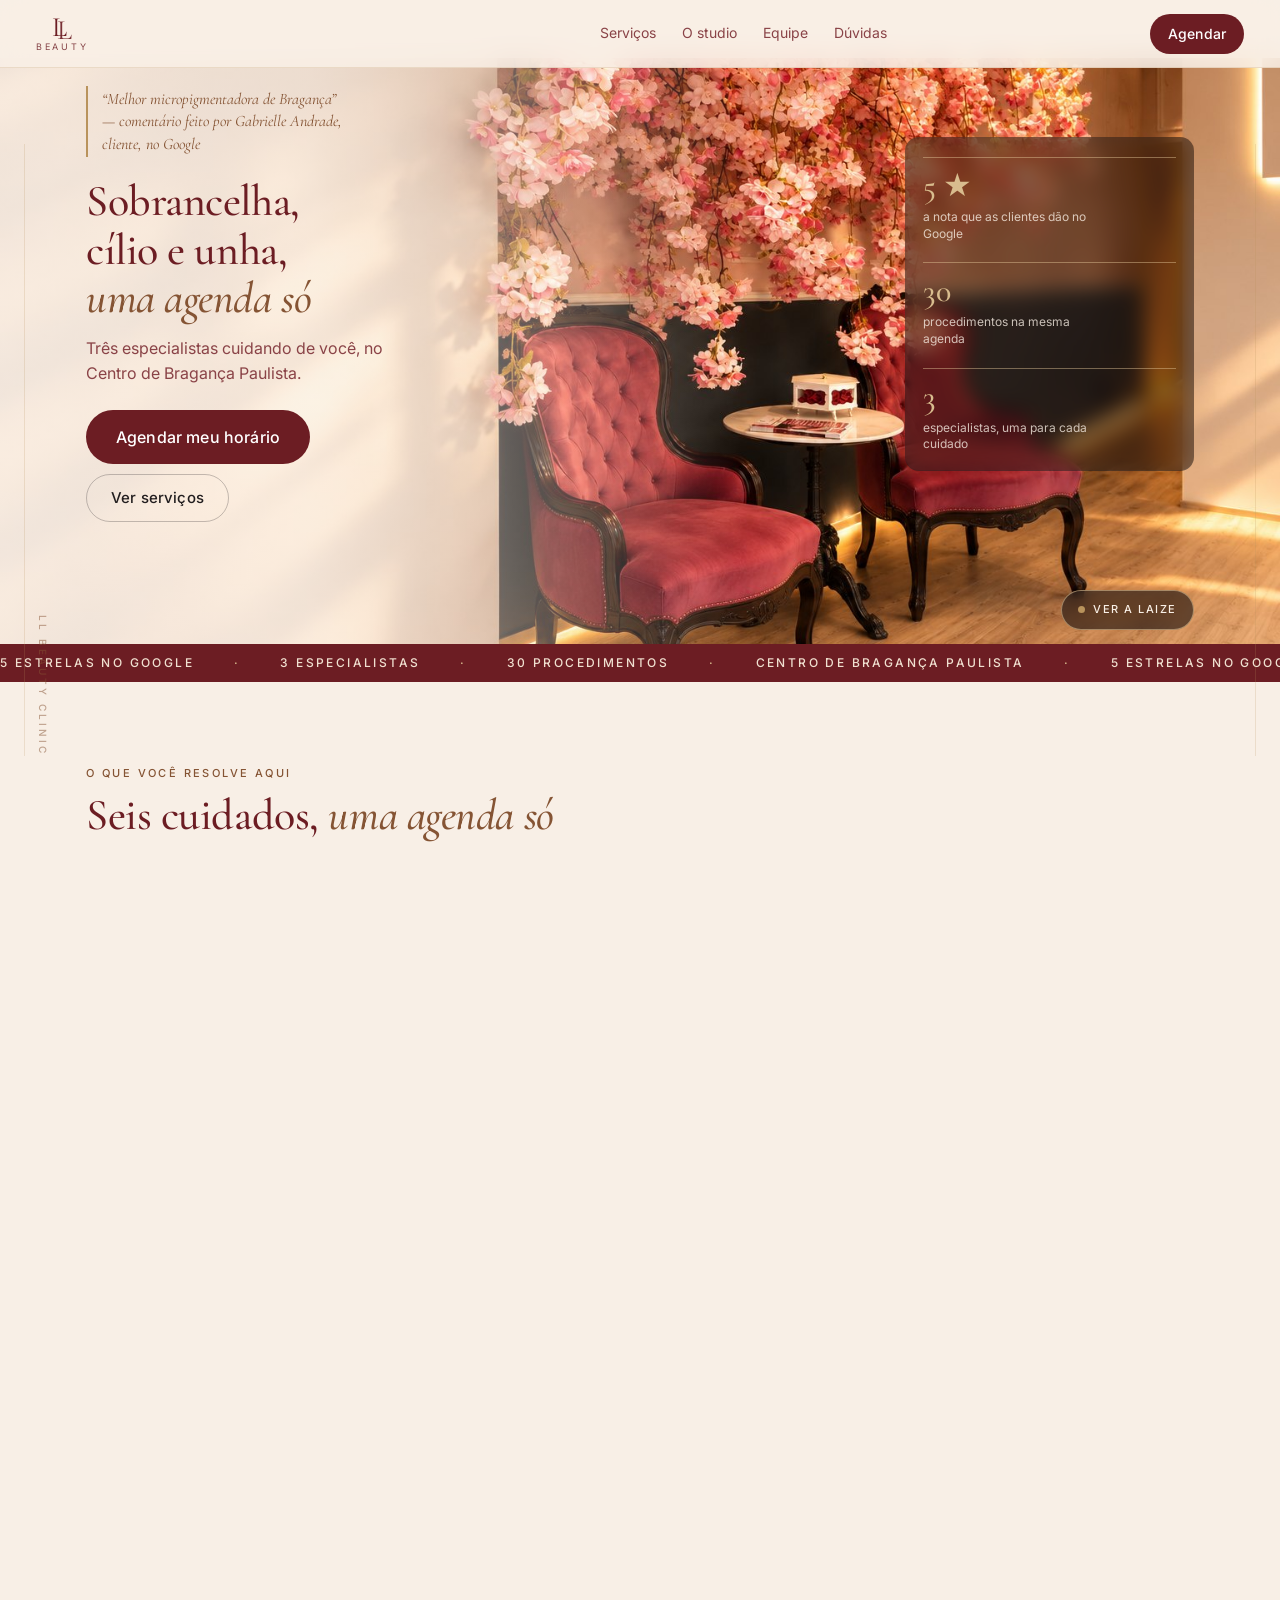
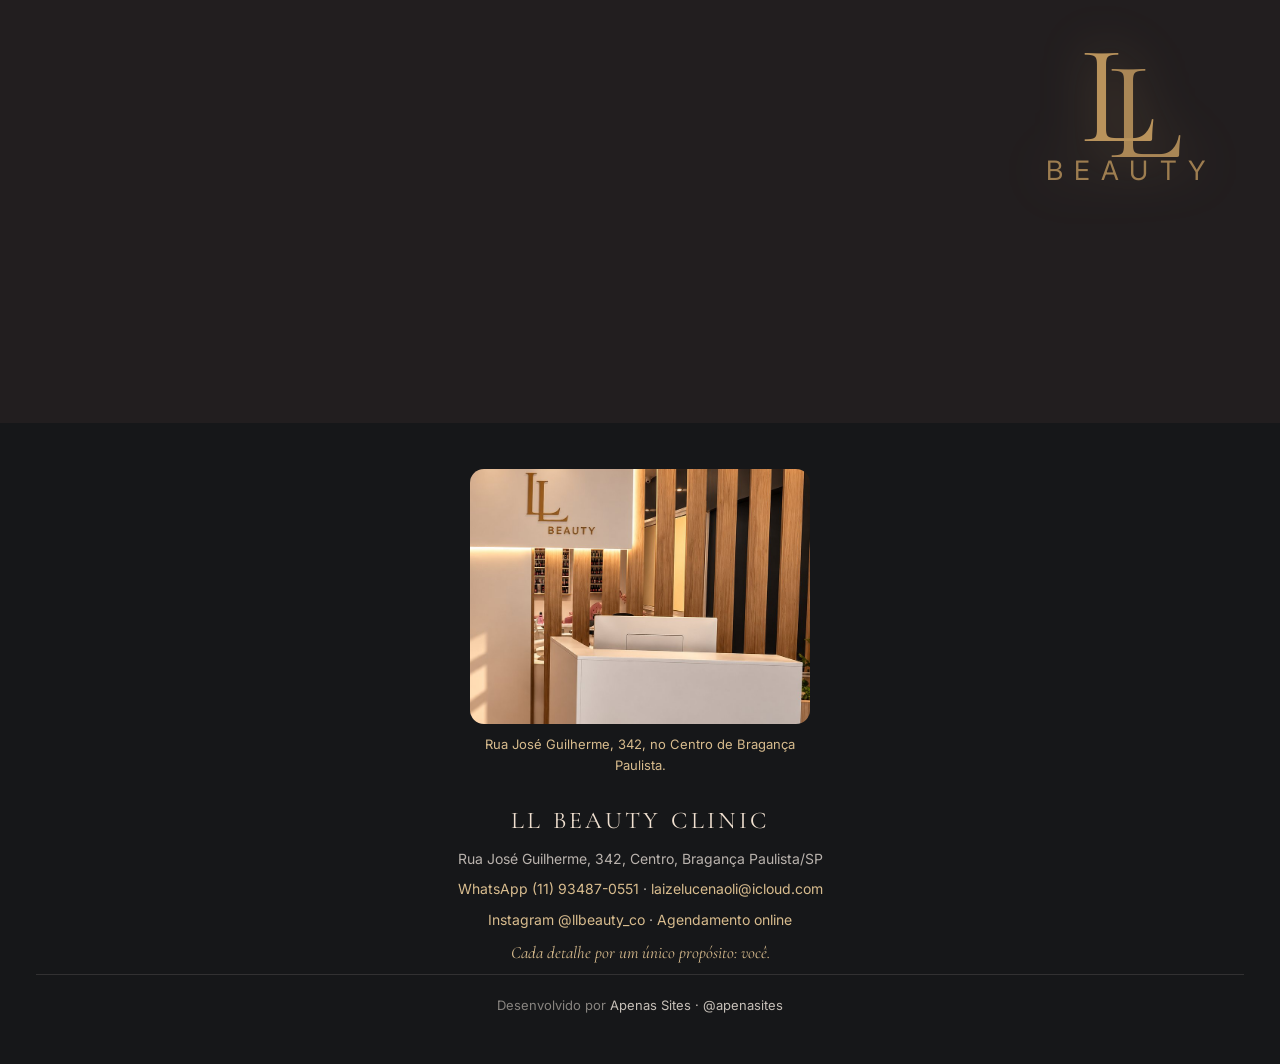
<file: index.html>
<!doctype html>
<html lang="pt-BR">
<head>
<meta charset="utf-8">
<meta name="viewport" content="width=device-width, initial-scale=1, viewport-fit=cover">
<title>LL Beauty Clinic — Sobrancelhas, Cílios e Unhas em Bragança Paulista</title>
<meta name="description" content="Sobrancelhas, cílios, unhas e micropigmentação em um só lugar, no Centro de Bragança Paulista. Três especialistas e 5 estrelas no Google. Agende online.">
<meta name="theme-color" content="#F0E0D0">
<link rel="preconnect" href="https://fonts.googleapis.com">
<link rel="preconnect" href="https://fonts.gstatic.com" crossorigin>
<link href="https://fonts.googleapis.com/css2?family=Cormorant+Garamond:ital,wght@0,400;0,500;0,600;1,400;1,500&family=Inter:wght@400;500;600&display=swap" rel="stylesheet">
<link rel="stylesheet" href="css/estilo.css?v=44">
</head>
<body>

<!-- trilhos laterais: preenchem conforme a página rola. Só no desktop largo. -->
<div class="trilhos" aria-hidden="true">
  <span class="trilho trilho--esq"><i></i><b>LL Beauty Clinic</b></span>
  <span class="trilho trilho--dir"><i></i></span>
</div>

<!-- BLOCO 0 — barra fixa -->
<header class="barra" id="barra">
  <a class="barra__marca" href="#topo" aria-label="LL Beauty Clinic, ir para o topo">
    <span class="monograma monograma--barra" aria-hidden="true">
      <span class="monograma__ll"><i>L</i><i>L</i></span>
      <span class="monograma__nome">Beauty</span>
    </span>
  </a>
  <nav class="barra__nav" aria-label="Seções">
    <a href="#servicos">Serviços</a>
    <a href="#studio">O studio</a>
    <a href="#equipe">Equipe</a>
    <a href="#duvidas">Dúvidas</a>
  </nav>
  <a class="btn btn--vinho barra__cta" href="agendar.html" data-cta="barra">Agendar</a>
</header>

<main id="topo">

  <!-- BLOCO 1 — hero: texto à esquerda, a Laize ao centro, números à direita -->
  <section class="hero" data-variante="studio">
    <picture class="hero__arte hero__arte--laize">
      <source media="(min-width:1020px)" srcset="img/hero-fundo.jpg" width="2458" height="1024">
      <img class="hero__fundo" src="img/hero-fundo-mobile.jpg" alt="Laize Lucena, fundadora do LL Beauty Clinic" loading="lazy" width="1024" height="1536">
    </picture>
    <picture class="hero__arte hero__arte--studio">
      <img class="hero__fundo hero__fundo--studio" src="img/hero-studio.jpg" alt="Sala de espera do LL Beauty Clinic, com a parede de flores e as poltronas de veludo" fetchpriority="high" width="1536" height="1024">
    </picture>
    <div class="hero__texto">
      <span class="hero__selo">“Melhor micropigmentadora de Bragança” — comentário feito por Gabrielle Andrade, cliente, no Google</span>
      <h1>Sobrancelha, cílio e unha, <em>uma agenda só</em></h1>
      <p class="h2">Três especialistas cuidando de você, no Centro de Bragança Paulista.</p>
      <div class="hero__acoes">
        <a class="btn btn--vinho btn--grande" href="agendar.html" data-cta="hero">Agendar meu horário</a>
        <a class="btn btn--linha" href="#servicos">Ver serviços</a>
      </div>
    </div>
    <ul class="numeros">
      <li><b>5 ★</b><span>a nota que as clientes dão no Google</span></li>
      <li><b>30</b><span>procedimentos na mesma agenda</span></li>
      <li><b>3</b><span>especialistas, uma para cada cuidado</span></li>
    </ul>
    <!-- ferramenta de apresentação: mostra as duas artes da hero. Sai do ar
         junto com as outras marcações de pendência, antes de publicar. -->
    <button class="alternar" type="button" data-alternar data-pendencia-ferramenta>Ver o espaço</button>
  </section>

  <!-- BLOCO 2 — faixa de credibilidade -->
  <div class="faixa" aria-label="Credenciais">
    <ul class="faixa__lista">
      <li>5 estrelas no Google</li><li>3 especialistas</li><li>30 procedimentos</li><li>Centro de Bragança Paulista</li>
      <li>5 estrelas no Google</li><li>3 especialistas</li><li>30 procedimentos</li><li>Centro de Bragança Paulista</li>
    </ul>
  </div>

  <!-- BLOCO 3 — mosaico do que se resolve aqui -->
  <section class="secao" id="categorias">
    <p class="chapeu">O que você resolve aqui</p>
    <h2 class="titulo">Seis cuidados, <em>uma agenda só</em></h2>
    <p class="linha">Uma tarde resolve o que antes pedia três sábados.</p>
    <ul class="mosaico">
      <li><a href="#servicos"><img src="img/serv-unhas.jpg" alt="Unhas finalizadas em alongamento" loading="lazy" width="800" height="1000"><span>Unhas</span></a></li>
      <li><a href="#servicos"><img src="img/serv-cilios.jpg" alt="Olhar com extensão de cílios" loading="lazy" width="800" height="1000"><span>Cílios</span></a></li>
      <li><a href="#servicos"><img src="img/serv-micro.jpg" alt="Sobrancelha com micropigmentação" loading="lazy" width="800" height="1000"><span>Micro e nano</span></a></li>
      <li><a href="#servicos"><img src="img/serv-sobrancelhas.jpg" alt="Design de sobrancelhas finalizado" loading="lazy" width="800" height="1000"><span>Sobrancelhas</span></a></li>
      <li><a href="#servicos"><img src="img/serv-maquiagem.jpg" alt="Maquiagem finalizada" loading="lazy" width="800" height="1000"><span>Maquiagem</span></a></li>
      <li><a href="#servicos"><img src="img/serv-depilacao.jpg" alt="Procedimento de depilação facial" loading="lazy" width="800" height="1000"><span>Depilação</span></a></li>
    </ul>
  </section>

  <!-- BLOCO 4 — mecanismo, um pilar por vez -->
  <section class="secao secao--escura" id="porque">
    <p class="chapeu">Por que a LL Beauty</p>
    <p class="tagline">Beleza não é seguir um padrão. É encontrar o seu.</p>
    <h2 class="titulo titulo--claro">O Método <em>Cada Detalhe</em></h2>
    <div class="pilares" id="pilares"></div>
    <p class="ancora">Naturalidade também é técnica.</p>
    <a class="btn btn--dourado" href="agendar.html" data-cta="mecanismo">Quero ser atendida assim</a>
  </section>

  <!-- BLOCO 5 — roadmap -->
  <section class="secao" id="visita">
    <p class="chapeu">Como é a sua visita</p>
    <h2 class="titulo">Do agendamento <em>ao retorno</em></h2>
    <p class="linha">Seis momentos, nenhuma surpresa.</p>
    <ol class="marcos">
      <li><b>Você escolhe pela agenda online.</b><span>Procedimento, profissional e horário, com a duração na frente. Sem perguntar no direct e esperar resposta.</span></li>
      <li><b>Você chega e desacelera.</b><span>Recepção, um café e a poltrona da sala de espera. Se chegar cedo, melhor: esse tempo também é seu.</span></li>
      <li><b>A gente conversa antes de começar.</b><span>O que você quer, o que combina com os seus traços e o que é possível hoje. Se o melhor caminho for outro, a gente fala.</span></li>
      <li><b>O procedimento, no tempo que ele pede.</b><span>Duas horas para um banho de gel. Três para um alongamento. Duas para a micropigmentação. A gente não corre.</span></li>
      <li><b>Você sai sabendo como cuidar.</b><span>Orientação de cuidado para os primeiros dias, de acordo com o que foi feito.</span></li>
      <li><b>O retorno já nasce marcado.</b><span>Banho de gel, alongamento e cílios pedem manutenção a cada 15 a 20 dias. Micropigmentação, retoque uma vez por ano.</span></li>
    </ol>
    <p class="fecho">Sua próxima tarde boa começa aqui.</p>
    <a class="btn btn--vinho" href="agendar.html" data-cta="roadmap">Escolher meu horário</a>
  </section>

  <!-- BLOCO 6 — o espaço -->
  <section class="studio" id="studio">
    <div class="studio__texto">
      <p class="chapeu">O studio</p>
      <h2 class="titulo">O lugar é parte <em>do procedimento</em></h2>
      <p class="linha">Parede de flores, poltrona de veludo e café na mão. Você vai passar duas horas aqui.</p>
    </div>
    <div class="galeria" role="region" aria-label="Fotos do studio" tabindex="0">
      <figure><img src="img/espaco-espera.jpg" alt="Sala de espera com parede de flores e poltronas de veludo" loading="lazy" width="1086" height="1448"><figcaption>A sala de espera, onde ninguém tem pressa.</figcaption></figure>
      <figure><img src="img/espaco-recepcao.jpg" alt="Recepção com o letreiro LL Beauty iluminado" loading="lazy" width="1086" height="1448"><figcaption>A recepção, e o nome que a gente construiu do zero.</figcaption></figure>
      <figure><img src="img/espaco-cafe.jpg" alt="Xícara de café servida no studio" loading="lazy" width="1086" height="1448"><figcaption>O café, porque duas horas pedem um.</figcaption></figure>
    </div>
  </section>

  <!-- BLOCO 7 — compromisso -->
  <section class="secao secao--nude" id="compromisso">
    <p class="chapeu">Nosso compromisso</p>
    <h2 class="titulo">Conversar antes, <em>em vez de consertar depois</em></h2>
    <ul class="compromissos">
      <li><h3>Avaliação antes, sempre</h3><p>Na micropigmentação, a avaliação é um horário próprio, de 40 minutos. Serve para analisar a região, entender o que você quer e dizer com honestidade qual técnica cabe no seu caso. Se não couber nenhuma, a gente fala.</p></li>
      <li><h3>Desenho individual, sem molde</h3><p>Nenhuma sobrancelha sai daqui igual à da cliente anterior. O desenho respeita os seus traços e é construído na hora, com você olhando.</p></li>
      <li><h3>Duração declarada, sem letra miúda</h3><p>A micropigmentação labial dura, em média, de um a três anos, variando conforme o organismo e os cuidados de cada pessoa. Nas sobrancelhas, o retoque anual mantém a cor e a definição.</p></li>
    </ul>
    <a class="btn btn--vinho btn--grande" href="agendar.html" data-cta="compromisso">Agendar minha avaliação</a>
  </section>

  <!-- BLOCO 8 — equipe, tres paineis colados -->
  <section class="equipe" id="equipe">
    <div class="equipe__intro">
      <p class="chapeu">Quem cuida de você</p>
      <h2 class="titulo">Três profissionais, <em>três especialidades</em></h2>
      <p class="tagline tagline--escura">Começou na sala de casa.</p>
    </div>
    <div class="paineis">
      <article class="painel">
        <img src="img/equipe-laize.jpg" alt="Laize Lucena, especialista em sobrancelhas e micropigmentação" loading="lazy" width="1086" height="1448">
        <span class="painel__rotulo">Sobrancelhas</span>
        <div class="painel__pe">
          <h3>Laize Lucena</h3>
          <p>Sobrancelhas, micropigmentação e nanopigmentação. Fundadora do LL Beauty.</p>
          <a class="btn btn--mini" href="agendar.html" data-cta="equipe-laize">Agendar com a Laize</a>
        </div>
      </article>
      <article class="painel">
        <img src="img/equipe-stefanny.jpg" alt="Stefanny Silva, especialista em unhas" loading="lazy" width="1086" height="1448">
        <span class="painel__rotulo">Unhas</span>
        <div class="painel__pe">
          <h3>Stefanny Silva</h3>
          <p>Alongamento, banho de gel, manicure e pedicure.</p>
          <a class="btn btn--mini" href="agendar.html" data-cta="equipe-stefanny">Agendar com a Stefanny</a>
        </div>
      </article>
      <article class="painel">
        <img src="img/equipe-rachel.jpg" alt="Rachel Araujo, especialista em extensão de cílios" loading="lazy" width="1086" height="1448">
        <span class="painel__rotulo">Cílios</span>
        <div class="painel__pe">
          <h3>Rachel Araujo</h3>
          <p>Extensão em todas as técnicas e lash lift.</p>
          <a class="btn btn--mini" href="agendar.html" data-cta="equipe-rachel">Agendar com a Rachel</a>
        </div>
      </article>
    </div>
    <p class="nota-placeholder" data-pendencia><b>Placeholder.</b> Os três retratos foram gerados por IA a partir das fotos reais da Laize, da Stefanny e da Rachel. Servem para mostrar o enquadramento, a luz e o figurino. Substituir por um ensaio real antes de publicar.</p>
  </section>

  <!-- BLOCO 9 — bento dos servicos -->
  <section class="secao" id="servicos">
    <p class="chapeu">Serviços</p>
    <h2 class="titulo">Escolha por onde <em>começar</em></h2>
    <p class="linha">Toque na categoria e caia direto na nossa agenda online.</p>
    <div class="bento" id="bento"></div>
  </section>

  <!-- BLOCO 10 — depoimentos -->
  <section class="secao secao--nude" id="avaliacoes">
    <p class="chapeu">Avaliações</p>
    <h2 class="titulo">Não precisa <em>acreditar na gente</em></h2>
    <p class="linha">O que as clientes escreveram no Google, sem edição.</p>
    <ul class="depoimentos" id="depoimentos"></ul>
    <a class="link-discreto" href="https://www.google.com/search?q=LL+Beauty+Clinic+Bragan%C3%A7a+Paulista" target="_blank" rel="noopener">Ver todas as avaliações no Google</a>
  </section>

  <!-- BLOCO 11 — FAQ -->
  <section class="secao" id="duvidas">
    <p class="chapeu">Dúvidas</p>
    <h2 class="titulo">O que mais perguntam <em>no direct</em></h2>
    <div class="faq" id="faq"></div>
    <div class="faq__acoes">
      <a class="btn btn--linha" href="https://wa.me/5511934870551?text=Oi%2C%20vim%20pelo%20site%20e%20tenho%20uma%20d%C3%BAvida" target="_blank" rel="noopener">Chamar no WhatsApp</a>
      <a class="btn btn--vinho" href="agendar.html" data-cta="faq">Agendar horário</a>
    </div>
  </section>

  <!-- BLOCO 12 — onde ficamos -->
  <section class="secao secao--escura" id="onde">
    <p class="chapeu">Onde ficamos</p>
    <h2 class="titulo titulo--claro">No Centro de Bragança, <em>com hora marcada</em></h2>
    <div class="monograma monograma--grande" aria-hidden="true">
      <span class="monograma__ll"><i>L</i><i>L</i></span>
      <span class="monograma__nome">Beauty</span>
    </div>
    <div class="onde">
      <address>
        Rua José Guilherme, 342<br>
        Ponto Rosa, Centro<br>
        Bragança Paulista, SP · 12900-231
      </address>
      <p class="sr" id="rotulo-semana">Dias de funcionamento</p>
      <ul class="semana" aria-labelledby="rotulo-semana">
        <li class="fechado"><b>Seg</b><i aria-hidden="true">×</i><span class="sr">Fechado</span></li>
        <li><b>Ter</b><i>9h<br>19h</i></li>
        <li><b>Qua</b><i>8h<br>20h</i></li>
        <li><b>Qui</b><i>8h<br>19h</i></li>
        <li><b>Sex</b><i>8h<br>20h</i></li>
        <li><b>Sáb</b><i>8h<br>17h</i></li>
        <li class="fechado"><b>Dom</b><i aria-hidden="true">×</i><span class="sr">Fechado</span></li>
      </ul>
      <p class="nota">Fechamos para o almoço, das 12h às 13h. Quarta e sexta vamos até as 20h, para quem sai do trabalho às 18h.</p>
      <div class="onde__acoes">
        <a class="btn btn--dourado" href="agendar.html" data-cta="onde">Agendar meu horário</a>
        <a class="btn btn--linha btn--linha-clara" href="https://www.google.com/maps/dir/?api=1&destination=R.+Jos%C3%A9+Guilherme%2C+342+-+Centro%2C+Bragan%C3%A7a+Paulista+-+SP%2C+12900-231" target="_blank" rel="noopener">Como chegar</a>
      </div>
    </div>
  </section>
</main>

<!-- BLOCO 13 — rodape -->
<footer class="rodape">
  <figure class="rodape__foto" data-pendencia>
    <img src="img/espaco-recepcao.jpg" alt="Recepção do LL Beauty Clinic, com o letreiro iluminado" loading="lazy" width="900" height="1125">
    <figcaption>Rua José Guilherme, 342, no Centro de Bragança Paulista.</figcaption>
  </figure>
  <p class="rodape__marca">LL Beauty Clinic</p>
  <p>Rua José Guilherme, 342, Centro, Bragança Paulista/SP</p>
  <p><a href="https://wa.me/5511934870551" target="_blank" rel="noopener">WhatsApp (11) 93487-0551</a> · <a href="mailto:laizelucenaoli@icloud.com">laizelucenaoli@icloud.com</a></p>
  <p><a href="https://www.instagram.com/llbeauty_co/" target="_blank" rel="noopener">Instagram @llbeauty_co</a> · <a href="agendar.html" data-cta="rodape">Agendamento online</a></p>
  <p class="rodape__tagline">Cada detalhe por um único propósito: você.</p>
  <p class="rodape__credito">Desenvolvido por <a href="https://www.instagram.com/apenasites/" target="_blank" rel="noopener">Apenas Sites · @apenasites</a></p>
</footer>

<script src="js/script.js?v=10" defer></script>
</body>
</html>
</file>
<file: css/estilo.css>
/* LL Beauty Clinic — protótipo one page
   Mobile first: tudo abaixo é para celular; as media queries só ampliam.
   Paleta extraída das fotos do studio (ver 02 - IDV/idv-llbeauty.md).
   Regra de largura: no desktop nenhum título ou bloco de texto passa de
   metade da tela. O que sobra é respiro ou imagem. */

:root{
  --perola:#F0E0D0;
  --perola-claro:#F8EFE6;
  --areia:#C3B2A8;
  --nude:#C19F86;
  --taupe:#B99680;
  --dourado:#B9935C;
  --dourado-claro:#D8BC8E;
  --caramelo:#855434;
  --vinho:#6C1D23;
  --vinho-claro:#983A38;
  --rosa:#EAA89E;
  --carvao:#221E1F;
  --preto:#161719;

  /* texto: o que antes era cinza escuro agora é o vinho da marca */
  --texto:#6C1D23;
  --texto-medio:#8A4347;
  --texto-suave:#9A5F62;

  --serifa:"Cormorant Garamond",Georgia,"Times New Roman",serif;
  --sans:"Inter",system-ui,-apple-system,"Segoe UI",sans-serif;

  --gutter:20px;
  --barra-h:58px;
  --raio:14px;
  --max:1180px;
  --col-texto:100%;          /* no desktop vira metade da tela */
}

*,*::before,*::after{box-sizing:border-box}

html{
  -webkit-text-size-adjust:100%;
  scroll-behavior:smooth;
  scroll-padding-top:calc(var(--barra-h) + 12px);
  overflow-x:clip;
}

body{
  margin:0;
  background:var(--perola-claro);
  color:var(--texto);
  font:400 17px/1.6 var(--sans);
  overflow-x:hidden;
  -webkit-font-smoothing:antialiased;
}

img{max-width:100%;height:auto;display:block}
a{color:inherit;-webkit-tap-highlight-color:transparent}
h1,h2,h3{margin:0;font-weight:500;line-height:1.14;letter-spacing:-.01em}
em{font-style:italic}
.sr{position:absolute;width:1px;height:1px;overflow:hidden;clip:rect(0 0 0 0);white-space:nowrap}

/* entrada na rolagem. Sai da tela, volta ao estado inicial: subindo de novo,
   o bloco entra outra vez. O JS controla quem recebe .revela. */
.revela{
  opacity:0;transform:translateY(22px);
  transition:opacity .62s cubic-bezier(.2,.7,.3,1), transform .62s cubic-bezier(.2,.7,.3,1);
  will-change:opacity,transform;
}
.revela.visivel{opacity:1;transform:none}

/* ---------- botões ---------- */
.btn{
  display:inline-flex;align-items:center;justify-content:center;
  min-height:48px;padding:0 24px;
  border-radius:999px;
  font:500 15px/1 var(--sans);letter-spacing:.01em;
  text-decoration:none;
  transition:transform .18s ease, background-color .18s ease, color .18s ease, border-color .18s ease;
}
.btn:active{transform:scale(.97)}
.btn--vinho{background:var(--vinho);color:#fff}
.btn--vinho:hover{background:var(--vinho-claro)}
.btn--dourado{background:var(--dourado-claro);color:var(--vinho)}
.btn--dourado:hover{background:#E6CFA8}
.btn--linha{border:1px solid rgba(34,30,31,.26);color:var(--carvao)}
.btn--linha:hover{border-color:var(--vinho);color:var(--vinho)}
.btn--linha-clara{border-color:rgba(248,239,230,.4);color:var(--perola-claro)}
.btn--linha-clara:hover{border-color:var(--dourado);color:var(--dourado-claro)}
.btn--grande{min-height:54px;padding:0 30px;font-size:16px}
.btn--mini{min-height:42px;padding:0 18px;font-size:13px;background:var(--vinho);color:#fff}

/* ---------- bloco 0: barra fixa ---------- */
.barra{
  position:fixed;inset:0 0 auto 0;z-index:60;
  height:var(--barra-h);
  display:flex;align-items:center;gap:14px;
  padding:0 var(--gutter);
  padding-top:env(safe-area-inset-top);
  background:rgba(248,239,230,.86);
  backdrop-filter:saturate(140%) blur(12px);
  border-bottom:1px solid rgba(185,147,92,.22);
}
/* a mesma logo do bloco de agendamento, no lugar do nome escrito */
.barra__marca{
  display:flex;align-items:center;min-height:44px;margin-right:auto;
  text-decoration:none;color:var(--texto);
}
.barra__nav{display:none}
.barra__cta{min-height:40px;padding:0 18px;font-size:14px}

/* ---------- bloco 1: hero ----------
   A foto é sempre o FUNDO da seção, nunca um elemento do grid, e nunca é
   recortada por CSS: o espaço vazio para o texto já vem na própria imagem.
   São duas imagens, trocadas por <picture>: a horizontal, com a Laize no terço
   central, no desktop; e a vertical, com ela na metade de baixo, no celular. */
.hero{
  position:relative;isolation:isolate;
  display:grid;gap:22px;align-content:start;
  max-width:var(--max);margin:0 auto;
  min-height:100svh;
  padding:calc(var(--barra-h) + 20px) var(--gutter) 0;
  /* o branco da seção é o mesmo branco da foto, para não existir emenda
     entre o topo, onde fica o texto, e a imagem colada na faixa */
  background:#FEFEFE;
}
picture{display:contents}
/* celular: a imagem encosta na faixa, ocupa a largura toda e cresce pela
   própria proporção. O branco que ela traz em cima é onde o texto pousa. */
.hero__fundo{
  position:absolute;left:0;right:0;bottom:0;z-index:0;
  width:100%;max-width:none;height:auto;
}
/* no celular só o CTA principal: o secundário empurraria o texto sobre o rosto */
.hero__acoes .btn--linha{display:none}
@keyframes aproximar{from{transform:scale(1.04)}to{transform:none}}

.hero__texto{position:relative;z-index:2}
.numeros{position:relative;z-index:2}
/* é a fala de uma cliente, não um selo: citação com filete, não pílula */
.hero__selo{
  display:block;align-self:flex-start;
  margin-bottom:20px;padding:2px 0 2px 14px;
  border-left:2px solid var(--dourado);
  font:400 italic 16px/1.4 var(--serifa);color:var(--caramelo);
  max-width:38ch;
}
/* mesma escala e mesma entrelinha dos títulos das outras seções */
.hero h1{
  font-family:var(--serifa);
  font-size:clamp(30px,7.6vw,44px);
  letter-spacing:-.01em;line-height:1.1;
  max-width:15ch;
  text-wrap:balance;
}
.hero h1 em{color:var(--caramelo)}
.hero .h2{
  margin:14px 0 0;
  font-size:16px;line-height:1.55;color:var(--texto-medio);
  max-width:34ch;
}
.hero__acoes{display:flex;flex-direction:column;gap:10px;margin-top:24px}

/* no celular os três números sairiam por cima do rosto, e a faixa logo abaixo
   já repete os mesmos fatos; então eles só aparecem do tablet para cima */
.numeros{display:none;list-style:none;margin:6px 0 0;padding:0;grid-template-columns:repeat(3,1fr);gap:14px}
.numeros li{border-top:1px solid rgba(185,147,92,.42);padding-top:12px}
.numeros b{display:block;font:500 clamp(26px,7.4vw,34px)/1 var(--serifa);color:var(--caramelo)}
.numeros span{display:block;margin-top:7px;font-size:12px;line-height:1.38;color:var(--texto-suave)}

/* ---------- bloco 2: faixa ---------- */
.faixa{background:var(--vinho);color:var(--perola);overflow:hidden;padding:13px 0}
.faixa__lista{
  display:flex;align-items:center;gap:40px;
  margin:0;padding:0;list-style:none;white-space:nowrap;
  font:500 12px/1 var(--sans);letter-spacing:.2em;text-transform:uppercase;
  width:max-content;
  animation:correr 26s linear infinite;
}
.faixa__lista li::after{content:"·";margin-left:40px;color:var(--dourado-claro)}
@keyframes correr{from{transform:translateX(0)}to{transform:translateX(-50%)}}

/* ---------- seções ---------- */
.secao{padding:62px var(--gutter);max-width:var(--max);margin:0 auto}
.secao--nude{background:var(--perola);max-width:none}
.secao--nude > *{max-width:var(--max);margin-left:auto;margin-right:auto}
.secao--escura{background:var(--carvao);color:var(--perola-claro);max-width:none}
.secao--escura > *{max-width:var(--max);margin-left:auto;margin-right:auto}

.chapeu{
  margin:0 0 12px;
  font:500 11px/1 var(--sans);letter-spacing:.22em;text-transform:uppercase;
  color:var(--caramelo);
}
.secao--escura .chapeu{color:var(--dourado-claro)}
.titulo{
  font-family:var(--serifa);
  font-size:clamp(30px,7.6vw,44px);
  line-height:1.1;
  margin:0 0 14px;
  max-width:var(--col-texto);
  /* o navegador equilibra as linhas em vez de jogar uma palavra sozinha na
     última. Onde não houver suporte, a quebra continua sendo a normal. */
  text-wrap:balance;
}
.titulo em{color:var(--caramelo)}
.titulo--claro em{color:var(--dourado-claro)}
.linha{margin:0 0 26px;color:var(--texto-medio);font-size:16px;max-width:min(var(--col-texto),46ch)}
.linha--clara{color:rgba(248,239,230,.74)}

/* ---------- bloco 3: mosaico de categorias ---------- */
.mosaico{list-style:none;margin:0;padding:0;display:grid;gap:10px;grid-template-columns:repeat(2,1fr)}
.mosaico a{
  position:relative;display:block;overflow:hidden;
  border-radius:var(--raio);text-decoration:none;
  aspect-ratio:4/5;                      /* todos os blocos na mesma proporção */
}
.mosaico img{width:100%;height:100%;object-fit:cover;transition:transform .5s ease}
.mosaico a:hover img{transform:scale(1.05)}
.mosaico a::after{
  content:"";position:absolute;inset:0;
  background:linear-gradient(180deg,rgba(22,23,25,0) 42%,rgba(22,23,25,.68) 100%);
}
.mosaico span{
  position:absolute;z-index:2;left:16px;right:16px;bottom:14px;
  font-family:var(--serifa);font-size:22px;color:#fff;
}
.mosaico span::before{
  content:"";display:block;width:26px;height:1px;margin-bottom:9px;
  background:var(--dourado-claro);
}

/* ---------- bloco 4: pilares interativos ---------- */
.pilares__lista{display:flex;gap:8px;overflow-x:auto;padding-bottom:4px;margin-bottom:22px;scrollbar-width:none}
.pilares__lista::-webkit-scrollbar{display:none}
.pilares__aba{
  flex:0 0 auto;min-height:46px;padding:0 18px;border-radius:999px;cursor:pointer;
  display:inline-flex;align-items:center;gap:9px;white-space:nowrap;
  border:1px solid rgba(248,239,230,.22);background:transparent;color:rgba(248,239,230,.78);
  font:500 14px/1 var(--sans);
  transition:background-color .2s ease,color .2s ease,border-color .2s ease;
}
.pilares__aba span{font-size:11px;letter-spacing:.14em;color:var(--dourado)}
.pilares__aba[aria-selected="true"]{background:var(--dourado-claro);border-color:var(--dourado-claro);color:var(--carvao)}
.pilares__aba[aria-selected="true"] span{color:var(--caramelo)}
.pilares__palco{position:relative}
.pilares__painel{display:none}
.pilares__painel.ativo{display:grid;gap:20px;animation:entrar .4s ease both}
@keyframes entrar{from{opacity:0;transform:translateY(10px)}to{opacity:1;transform:none}}
.pilares__texto h3{font-family:var(--serifa);font-size:clamp(25px,6.6vw,32px);margin:0 0 10px}
.pilares__texto p{margin:0;color:rgba(248,239,230,.76);font-size:16px;max-width:46ch}
.pilares__foto{margin:0;border-radius:var(--raio);overflow:hidden}
.pilares__foto img{width:100%;aspect-ratio:4/3;object-fit:cover}
.ancora{
  font-family:var(--serifa);font-size:clamp(26px,7vw,36px);line-height:1.16;
  color:var(--perola);margin:30px 0 24px;max-width:var(--col-texto);
}
.tagline{
  font-family:var(--serifa);font-style:italic;
  font-size:clamp(21px,5.6vw,28px);line-height:1.22;
  color:var(--dourado-claro);margin:0 0 24px;max-width:22ch;
  text-wrap:balance;
}
.tagline--escura{color:var(--caramelo);margin-bottom:0}

/* ---------- bloco 5: roadmap ---------- */
.marcos{list-style:none;margin:0 0 26px;padding:0;counter-reset:m;max-width:min(var(--col-texto),62ch)}
.marcos li{
  position:relative;padding:0 0 26px 34px;
  border-left:1px solid rgba(185,147,92,.4);
}
.marcos li:last-child{border-left-color:transparent;padding-bottom:10px}
.marcos li::before{
  counter-increment:m;content:counter(m,decimal-leading-zero);
  position:absolute;left:-15px;top:-2px;
  width:30px;height:30px;border-radius:50%;
  display:grid;place-items:center;
  background:var(--perola-claro);border:1px solid var(--dourado);
  font:500 11px/1 var(--sans);color:var(--caramelo);
}
.marcos b{display:block;font-weight:600;font-size:16px;margin-bottom:5px}
.marcos span{color:var(--texto-medio);font-size:15px}
.fecho{font-family:var(--serifa);font-size:28px;line-height:1.18;margin:0 0 22px;max-width:var(--col-texto);text-wrap:balance}

/* ---------- bloco 5B: studio ---------- */
.studio{background:var(--perola);padding:62px 0 40px}
.studio__texto{padding:0 var(--gutter);max-width:var(--max);margin:0 auto}
.galeria{
  display:flex;gap:12px;
  overflow-x:auto;scroll-snap-type:x mandatory;
  padding:6px var(--gutter) 10px;
  -webkit-overflow-scrolling:touch;scrollbar-width:none;
}
.galeria::-webkit-scrollbar{display:none}
.galeria figure{flex:0 0 84%;margin:0;scroll-snap-align:center}
.galeria img{width:100%;aspect-ratio:4/5;object-fit:cover;border-radius:var(--raio)}
.galeria figcaption{margin-top:10px;font-size:13px;color:var(--caramelo)}

/* ---------- bloco 6: compromisso ---------- */
.compromissos{list-style:none;margin:0 0 30px;padding:0;display:grid;gap:14px}
.compromissos li{background:#fff;border-radius:var(--raio);padding:22px}
.compromissos h3{font-family:var(--serifa);font-size:23px;margin:0 0 8px}
.compromissos p{margin:0;font-size:15px;color:var(--texto-medio);max-width:46ch}

/* ---------- bloco 7: painéis da equipe ---------- */
.equipe{padding:62px 0 40px;background:var(--perola-claro)}
.equipe__intro{padding:0 var(--gutter) 30px;max-width:var(--max);margin:0 auto}
.paineis{display:grid;gap:3px}
.painel{position:relative;isolation:isolate}
.painel img{width:100%;aspect-ratio:3/4;object-fit:cover}
.painel::after{
  content:"";position:absolute;inset:0;z-index:1;
  background:linear-gradient(180deg,rgba(22,23,25,.3) 0 20%,rgba(22,23,25,0) 44%,rgba(22,23,25,.74) 100%);
}
.painel__rotulo{
  position:absolute;z-index:2;top:16px;left:16px;
  font:500 11px/1 var(--sans);letter-spacing:.24em;text-transform:uppercase;
  color:var(--perola);
}
.painel__pe{position:absolute;z-index:2;left:0;right:0;bottom:0;padding:20px}
.painel__pe h3{font-family:var(--serifa);font-size:26px;color:#fff;margin:0 0 4px}
.painel__pe p{margin:0 0 14px;font-size:14px;color:rgba(248,239,230,.84);max-width:30ch}
.nota-placeholder{
  margin:18px var(--gutter) 0;padding:12px 14px;
  border:1px dashed var(--caramelo);border-radius:10px;
  font-size:12px;line-height:1.5;color:var(--caramelo);
}
.nota-placeholder b{color:var(--vinho)}

/* ---------- bloco 8: bento das categorias ---------- */
.bento{display:grid;gap:10px;grid-template-columns:repeat(2,1fr)}
.bento__bloco{
  position:relative;display:flex;flex-direction:column;
  min-height:168px;padding:18px;
  border:1px solid rgba(185,147,92,.34);border-radius:var(--raio);
  background:#fff;text-decoration:none;
  transition:border-color .2s ease,transform .2s ease,box-shadow .2s ease;
}
.bento__bloco:hover{
  border-color:var(--dourado);transform:translateY(-3px);
  box-shadow:0 12px 30px rgba(34,30,31,.08);
}
/* a foto da categoria entra como marca d'água, sem cor e quase apagada */
.bento__bloco::before{
  content:"";position:absolute;inset:0;border-radius:inherit;pointer-events:none;
  background-image:var(--foto);background-size:cover;background-position:50% 42%;
  filter:grayscale(1) contrast(.9);
  opacity:.16;
  transition:opacity .3s ease;
}
.bento__bloco--grande::before{opacity:.26}
.bento__bloco:hover::before{opacity:.24}
.bento__bloco--grande:hover::before{opacity:.36}
.bento__bloco > *{position:relative;z-index:1}
.bento__bloco--grande{grid-column:span 2;min-height:200px;background:var(--carvao);border-color:transparent;color:var(--perola-claro)}
.bento__conta{
  font:500 10px/1 var(--sans);letter-spacing:.2em;text-transform:uppercase;
  color:var(--caramelo);
}
.bento__bloco--grande .bento__conta{color:var(--dourado-claro)}
.bento__bloco h3{font-family:var(--serifa);font-size:clamp(24px,6vw,30px);margin:10px 0 8px}
.bento__bloco p{margin:0 0 16px;font-size:14px;line-height:1.5;color:var(--texto-medio);max-width:34ch}
.bento__bloco--grande p{color:rgba(248,239,230,.78)}
.bento__acao{
  margin-top:auto;
  font:500 13px/1 var(--sans);color:var(--vinho);
}
.bento__bloco--grande .bento__acao{color:var(--dourado-claro)}
.bento__acao::after{content:" →"}

/* ---------- bloco 9: depoimentos ---------- */
.depoimentos{list-style:none;margin:0 0 20px;padding:0;display:grid;gap:12px}
.depo{background:#fff;border-radius:var(--raio);padding:20px}
.depo__topo{display:flex;align-items:center;gap:12px;margin-bottom:10px}
.depo__avatar{
  flex:0 0 auto;width:44px;height:44px;border-radius:50%;
  display:grid;place-items:center;
  background:var(--perola);border:1px solid rgba(185,147,92,.5);
  font:500 15px/1 var(--serifa);letter-spacing:.04em;color:var(--caramelo);
}
.depo__quem{display:grid;gap:2px}
.depo__quem b{font:600 15px/1.2 var(--sans)}
.depo__quem i{font-style:normal;font-size:12px;color:var(--texto-suave)}
.estrelas{display:block;margin-bottom:8px;font-size:14px;letter-spacing:.14em;color:var(--dourado)}
.depo p{margin:0;font-family:var(--serifa);font-size:20px;line-height:1.34}
.link-discreto{
  display:inline-flex;align-items:center;min-height:44px;
  font-size:14px;color:var(--caramelo);text-underline-offset:3px;
}

/* ---------- bloco 10: FAQ ---------- */
/* o bloco de dúvidas fica centralizado na página; só as perguntas seguem alinhadas à esquerda */
#duvidas{text-align:center}
#duvidas .titulo,#duvidas .linha{margin-left:auto;margin-right:auto}
.faq{margin:0 auto 26px;max-width:min(var(--col-texto),70ch);text-align:left}
.faq__item{border-top:1px solid rgba(185,147,92,.35)}
.faq__item:last-child{border-bottom:1px solid rgba(185,147,92,.35)}
.faq__botao{
  width:100%;min-height:62px;padding:16px 36px 16px 0;cursor:pointer;
  background:none;border:0;color:inherit;text-align:left;position:relative;
  font:500 16px/1.35 var(--sans);
}
.faq__botao::after{
  content:"+";position:absolute;right:4px;top:50%;transform:translateY(-50%);
  font-size:22px;color:var(--caramelo);
}
.faq__item.aberto .faq__botao::after{content:"–"}
.faq__resposta{display:none;padding:0 0 18px;font-size:15px;color:var(--texto-medio)}
.faq__item.aberto .faq__resposta{display:block}
.faq__acoes{display:flex;flex-direction:column;gap:10px}

/* ---------- bloco 11: onde, com o calendário da semana ---------- */
.onde address{font-style:normal;font-size:17px;margin-bottom:24px;color:var(--perola-claro)}
.semana{
  list-style:none;margin:0 0 14px;padding:0;
  display:grid;grid-template-columns:repeat(7,1fr);gap:5px;
}
.semana li{
  border-radius:10px;padding:10px 2px 12px;text-align:center;
  background:rgba(216,188,142,.14);border:1px solid rgba(216,188,142,.34);
}
.semana b{
  display:block;font:600 11px/1 var(--sans);letter-spacing:.1em;text-transform:uppercase;
  color:var(--dourado-claro);margin-bottom:7px;
}
.semana i{font-style:normal;font-size:12px;line-height:1.25;color:var(--perola-claro);display:block}
.semana .fechado{background:transparent;border-color:rgba(248,239,230,.12);opacity:.45}
.semana .fechado b{color:rgba(248,239,230,.6)}
.semana .fechado i{color:rgba(248,239,230,.6);font-size:15px}
.onde .nota{font-size:14px;color:rgba(248,239,230,.66);margin:0 0 24px;max-width:46ch}
.onde__acoes{display:flex;flex-direction:column;gap:10px}

/* ---------- bloco 12: rodapé ---------- */
.rodape{
  background:var(--preto);color:rgba(248,239,230,.72);
  padding:46px var(--gutter) calc(40px + env(safe-area-inset-bottom));
  text-align:center;font-size:14px;
}
.rodape p{margin:0 0 8px}
/* placeholder: a foto certa aqui é a da fachada, que ainda não temos */
.rodape__foto{margin:0 auto 26px;max-width:340px}
.rodape__foto img{
  width:100%;aspect-ratio:4/3;object-fit:cover;object-position:42% 20%;
  border-radius:var(--raio);
}
.rodape__foto figcaption{
  margin-top:10px;font-size:13px;color:var(--dourado-claro);
}
.rodape a{color:var(--dourado-claro);text-decoration:none}
.rodape a:hover{text-decoration:underline}
.rodape__marca{
  font-family:var(--serifa);font-size:24px;letter-spacing:.14em;
  text-transform:uppercase;color:var(--perola);margin-bottom:14px;
}
.rodape__tagline{
  margin-top:22px;font-family:var(--serifa);font-style:italic;
  font-size:17px;color:var(--dourado-claro);
}
.rodape__credito{
  margin-top:26px;padding-top:20px;
  border-top:1px solid rgba(248,239,230,.12);
  font-size:13px;color:rgba(248,239,230,.5);
}
.rodape__credito a{color:rgba(248,239,230,.78)}

/* ---------- tablet ---------- */
@media (min-width:700px){
  :root{--gutter:36px}
  .numeros{gap:20px}
  .numeros span{font-size:13px}
  .mosaico{grid-template-columns:repeat(3,1fr);gap:14px}
  .compromissos{grid-template-columns:repeat(3,1fr)}
  .depoimentos{grid-template-columns:repeat(2,1fr);gap:14px}
  .paineis{grid-template-columns:repeat(3,1fr)}
  .painel__rotulo{top:20px;bottom:auto;left:18px;writing-mode:vertical-rl}
  .painel__pe{padding:20px 20px 20px 22px}
  .galeria figure{flex-basis:46%}
  .hero__acoes,.faq__acoes,.onde__acoes{flex-direction:row;flex-wrap:wrap}
  .faq__acoes{justify-content:center}
  .secao{padding:86px var(--gutter)}
  .studio,.equipe{padding:86px 0 56px}
  .bento{grid-template-columns:repeat(4,1fr);gap:14px}
  .bento__bloco{grid-column:span 2}
  .bento__bloco--grande{grid-row:span 2;min-height:100%}
  .bento__bloco:nth-child(5),.bento__bloco:nth-child(6){grid-column:span 1}
  .semana li{padding:14px 4px 16px}
  .semana i{font-size:13px}
}

/* ---------- desktop ---------- */
@media (min-width:1020px){
  body{font-size:18px}
  :root{--col-texto:min(100%,600px)}   /* nenhum texto passa de ~metade da tela */
  .barra{height:68px;--barra-h:68px}
  .barra__nav{display:flex;gap:26px;margin:0 auto}
  .barra__nav a{font-size:14px;text-decoration:none;color:var(--texto-medio)}
  .barra__nav a:hover{color:var(--vinho)}

  /* texto à esquerda, fundo no meio, números à direita; tudo em 65svh */
  .hero{
    grid-template-columns:minmax(240px,1fr) minmax(0,1.1fr) minmax(190px,.8fr);
    align-items:center;
    gap:clamp(16px,2.4vw,40px);
    /* piso de altura, não teto: se o texto crescer, a seção cresce junto e
       nada passa por baixo da barra fixa. A foto acompanha a altura final. */
    min-height:max(71.5svh,616px);
    padding:calc(var(--barra-h) + 28px) var(--gutter) 28px;
  }
  .hero{background:none}
  .numeros{display:grid}
  .hero__acoes .btn--linha{display:inline-flex}
  .hero__texto{order:0;margin-top:0;grid-column:1}
  .numeros{grid-column:3}
  /* o fundo sangra a largura toda da tela, mesmo com a seção centrada em 1180 */
  .hero__fundo{
    /* sem transform aqui: a animação de entrada usa transform e anularia o centro */
    position:absolute;top:var(--barra-h);left:calc(50% - 50vw);
    z-index:0;width:100vw;max-width:none;height:calc(100% - var(--barra-h));margin:0;
    object-fit:cover;object-position:50% 50%;
  }
  .hero__texto,.numeros{position:relative;z-index:2}
  .hero h1{max-width:13ch}
  .hero .h2{max-width:30ch}
  .numeros{grid-template-columns:1fr;gap:20px;margin:0;max-width:none}
  .numeros b{font-size:32px}
  .numeros span{font-size:12px;max-width:22ch}

  .mosaico{gap:16px}
  .galeria{padding-left:calc((100vw - var(--max))/2 + var(--gutter))}
  .galeria figure{flex-basis:30%}

  /* texto à esquerda, foto à direita: o painel nunca ocupa a tela inteira */
  .pilares__painel.ativo{
    grid-template-columns:minmax(0,1fr) minmax(0,1fr);
    gap:48px;align-items:center;
  }
  .pilares__texto p{font-size:17px}
  .pilares__foto img{aspect-ratio:4/5}

  .depoimentos{grid-template-columns:repeat(3,1fr)}
  .semana{max-width:680px}
}

/* ---------- quem pediu menos movimento ---------- */
@media (prefers-reduced-motion:reduce){
  html{scroll-behavior:auto}
  *,*::before,*::after{animation-duration:.001ms!important;animation-iteration-count:1!important;transition-duration:.001ms!important}
  .revela{opacity:1;transform:none}
}

/* ---------- trilhos laterais ----------
   Dois filetes finos nas margens, que vão sendo preenchidos em dourado
   conforme a página rola. A referência é a luz embutida do studio, que corre
   pela parede. Só aparecem quando sobra margem de verdade. */
.trilhos{display:none}
.trilho{
  position:fixed;z-index:40;top:16vh;bottom:16vh;width:1px;
  background:rgba(185,147,92,.2);pointer-events:none;
}
.trilho--esq{left:24px}
.trilho--dir{right:24px}
.trilho i{
  position:absolute;left:-1px;right:-1px;top:0;display:block;
  height:var(--percorrido,0%);
  background:linear-gradient(180deg,rgba(185,147,92,.25),var(--dourado));
  box-shadow:0 0 12px rgba(185,147,92,.5);
}
.trilho--esq b{
  position:absolute;left:14px;bottom:0;
  writing-mode:vertical-rl;
  font:500 10px/1 var(--sans);letter-spacing:.3em;text-transform:uppercase;
  color:rgba(133,84,52,.5);white-space:nowrap;font-weight:500;
}

/* ---------- bloco onde ficamos: tudo centralizado ---------- */
#onde{position:relative;text-align:center}
#onde .titulo,#onde .chapeu{margin-left:auto;margin-right:auto}
.onde address{margin-left:auto;margin-right:auto;max-width:34ch}
.onde .nota{margin-left:auto;margin-right:auto}
.onde__acoes{justify-content:center}
.semana{margin-left:auto;margin-right:auto}

/* ---------- monograma: a logo reconstruída em tipografia ----------
   Dois L serifados que se cruzam, como no letreiro da recepção. O tamanho vem
   do font-size de quem usa e a cor vem do currentColor, para a mesma peça
   servir na barra, em vinho, e no bloco de agendamento, em dourado. */
.monograma{display:inline-block;text-align:center;line-height:1;color:inherit}
.monograma__ll{display:block;font-family:var(--serifa);line-height:.82;color:inherit}
.monograma__ll i{font-style:normal;display:inline-block}
.monograma__ll i:last-child{margin-left:-.34em;transform:translateY(.12em);opacity:.9}
.monograma__nome{
  display:block;margin-top:.1em;
  font:400 .19em/1 var(--sans);letter-spacing:.42em;text-transform:uppercase;
  color:inherit;opacity:.82;
}
/* na barra fixa, no lugar do nome escrito. A barra tem 58px: 28px de L mais a
   palavra embaixo caber sem encostar na borda. */
.monograma--barra{font-size:28px}
.monograma--barra .monograma__nome{font-size:9px;letter-spacing:.3em;margin-top:3px}
/* no vazio à direita do bloco de agendamento. No celular sai: comeria a tela */
.monograma--grande{display:none}

@media (min-width:1180px){
  .trilhos{display:block}
}

@media (min-width:1020px){
  /* o conteúdo fica centrado e o monograma ocupa a margem direita, que antes
     era espaço morto. */
  .monograma--grande{
    display:block;position:absolute;z-index:1;color:var(--dourado);
    right:clamp(24px,5vw,80px);top:50%;transform:translateY(-50%);
    font-size:clamp(100px,11vw,164px);
    text-align:center;pointer-events:none;
    filter:drop-shadow(0 0 26px rgba(185,147,92,.35));
  }
  #onde .onde{position:relative;z-index:2;max-width:640px;margin:0 auto}
}

/* ---------- quebras de título pedidas na revisão ----------
   A segunda metade desce inteira para a linha de baixo, em vez de deixar só a
   última palavra sozinha lá. Vale para os dois títulos mais longos. */
#compromisso .titulo em,
#onde .titulo em{display:block}

/* ---------- bloco 5: como é a sua visita, tudo centralizado ----------
   O roadmap perde o filete lateral: centralizado, o número sobe para cima do
   texto e a ligação entre os marcos vira um traço curto. */
#visita{text-align:center}
#visita .titulo,
#visita .linha,
#visita .fecho{margin-left:auto;margin-right:auto}
#visita .marcos{margin-left:auto;margin-right:auto}
#visita .marcos li{padding:0 0 22px;border-left:0}
#visita .marcos li::before{position:static;margin:0 auto 12px}
#visita .marcos span{display:block;max-width:52ch;margin:0 auto}
#visita .marcos li:not(:last-child)::after{
  content:"";display:block;
  width:1px;height:18px;margin:16px auto 0;
  background:rgba(185,147,92,.45);
}

/* ---------- hero alternativa: a foto do espaço no lugar da Laize ----------
   Mesma estrutura de grid, outra arte. O que muda é a foto de fundo, um escudo
   claro por cima dela e a cor dos três números, que passam a ficar sobre a
   madeira. O escudo é que garante o contraste do texto: a foto pode mudar, a
   leitura continua a mesma. */
.hero__arte--studio{display:none}
.hero[data-variante="studio"] .hero__arte--laize{display:none}
.hero[data-variante="studio"] .hero__arte--studio{display:contents}
.hero[data-variante="studio"]{background:var(--perola-claro)}

/* celular: a foto ocupa a metade de baixo e o texto fica no claro, em cima */
.hero__fundo--studio{
  position:absolute;left:0;right:0;bottom:0;z-index:0;
  width:100%;max-width:none;height:48svh;
  object-fit:cover;object-position:62% 50%;
}
.hero[data-variante="studio"]::before{
  content:"";position:absolute;inset:0;z-index:1;pointer-events:none;
  background:linear-gradient(180deg,
    var(--perola-claro) 0%,
    rgba(250,243,236,.92) 38%,
    rgba(250,243,236,0) 56%);
}
/* o botão de alternar é ferramenta de apresentação, não peça do layout */
.alternar{
  position:absolute;z-index:5;right:var(--gutter);bottom:14px;
  display:inline-flex;align-items:center;gap:8px;
  min-height:40px;padding:0 16px;border-radius:999px;cursor:pointer;
  border:1px solid rgba(226,197,154,.55);
  background:rgba(34,30,31,.66);
  backdrop-filter:blur(8px) saturate(140%);
  color:var(--perola-claro);
  font:500 11px/1 var(--sans);letter-spacing:.14em;text-transform:uppercase;
}
.alternar::before{content:"";width:7px;height:7px;border-radius:50%;background:var(--dourado)}
.alternar:hover{background:rgba(34,30,31,.86)}

@media (min-width:1020px){
  /* desktop: a foto sangra a tela toda e o escudo vem da esquerda, cobrindo a
     coluna do texto e soltando o ambiente a partir dos 60% da largura */
  .hero__fundo--studio{
    top:var(--barra-h);left:calc(50% - 50vw);bottom:auto;
    width:100vw;height:calc(100% - var(--barra-h));
    object-position:58% 52%;
  }
  .hero[data-variante="studio"]::before{
    top:var(--barra-h);left:calc(50% - 50vw);
    width:100vw;height:calc(100% - var(--barra-h));
    background:linear-gradient(90deg,
      rgba(250,243,236,.74) 0%,
      rgba(250,243,236,.68) 24%,
      rgba(250,243,236,.34) 42%,
      rgba(250,243,236,0) 58%);
  }
  /* os números caem em cima da madeira: ganham um painel escuro para sobreviver */
  .hero[data-variante="studio"] .numeros{
    padding:20px 18px 18px;border-radius:var(--raio);
    background:rgba(34,30,31,.55);
    backdrop-filter:blur(10px) saturate(140%);
  }
  .hero[data-variante="studio"] .numeros li{border-top-color:rgba(226,197,154,.45)}
  .hero[data-variante="studio"] .numeros b{color:var(--dourado-claro)}
  .hero[data-variante="studio"] .numeros span{color:rgba(248,239,230,.78)}
}
</file>
